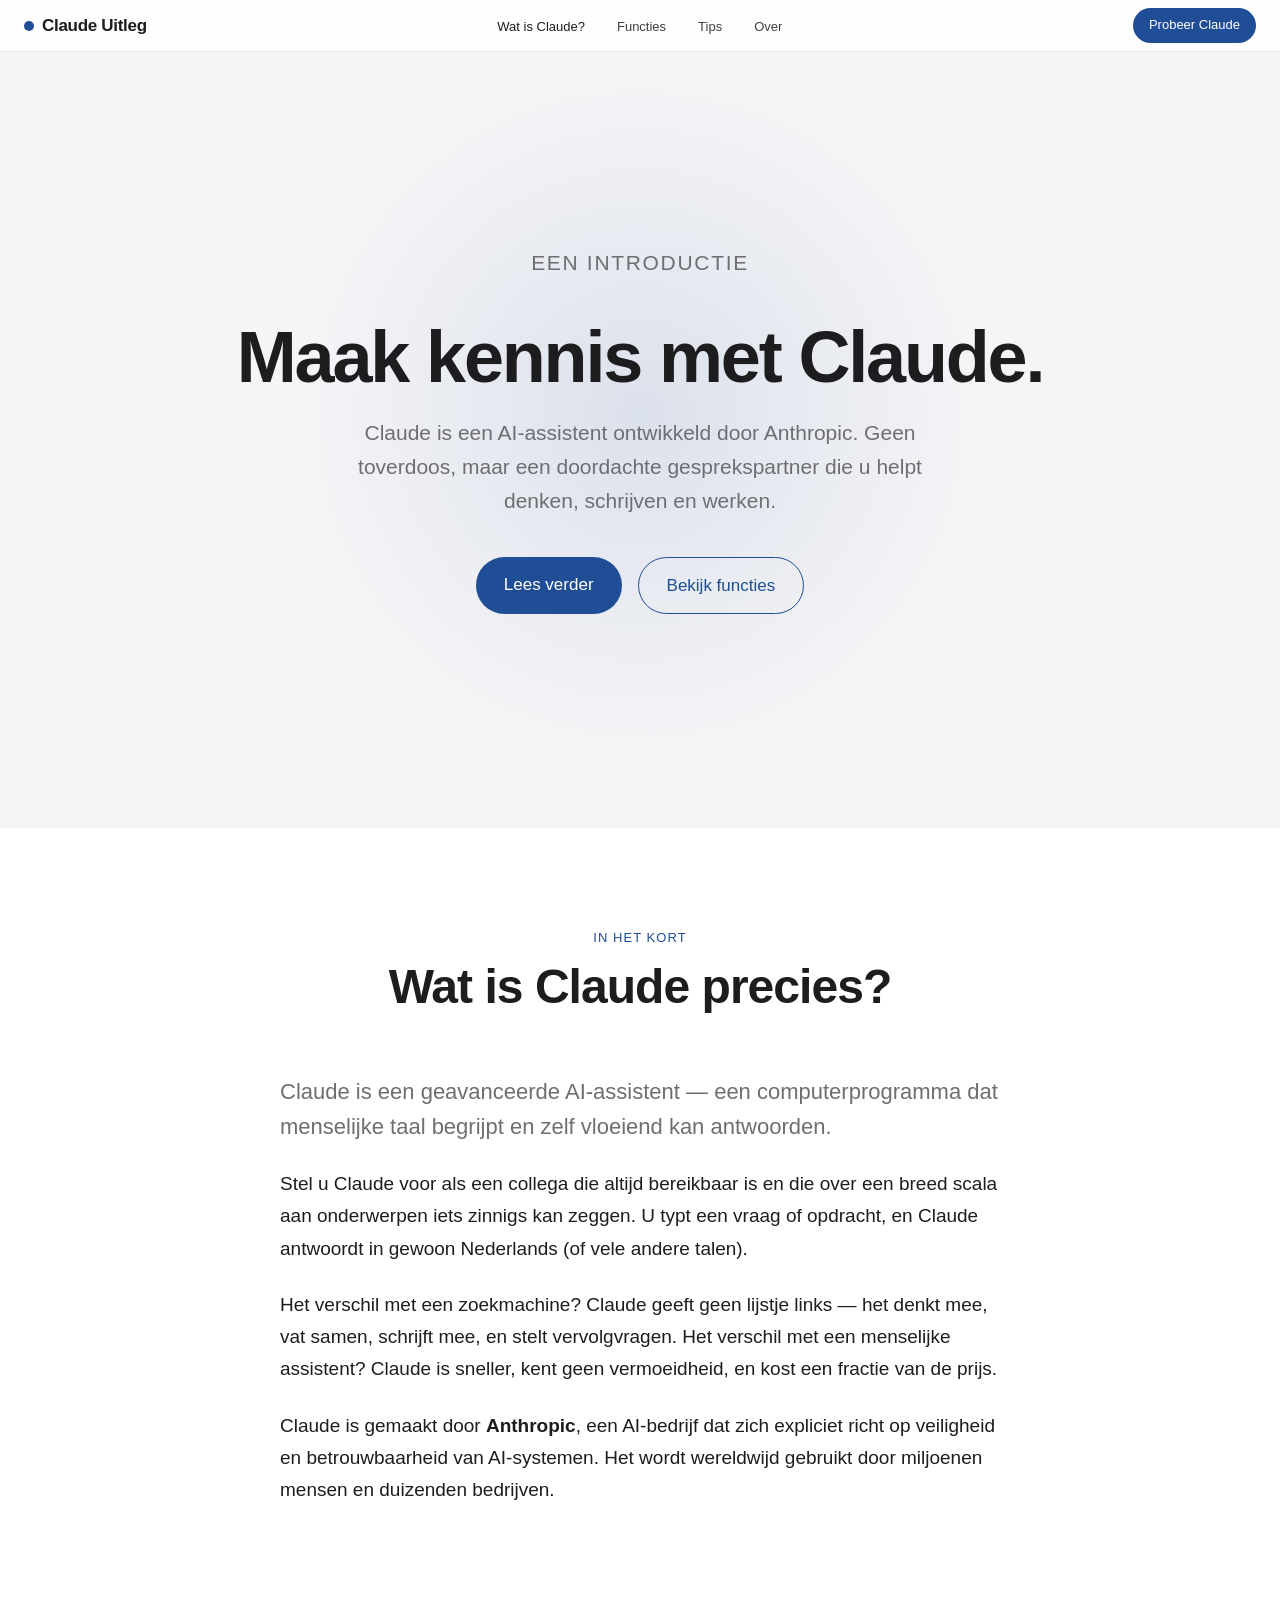
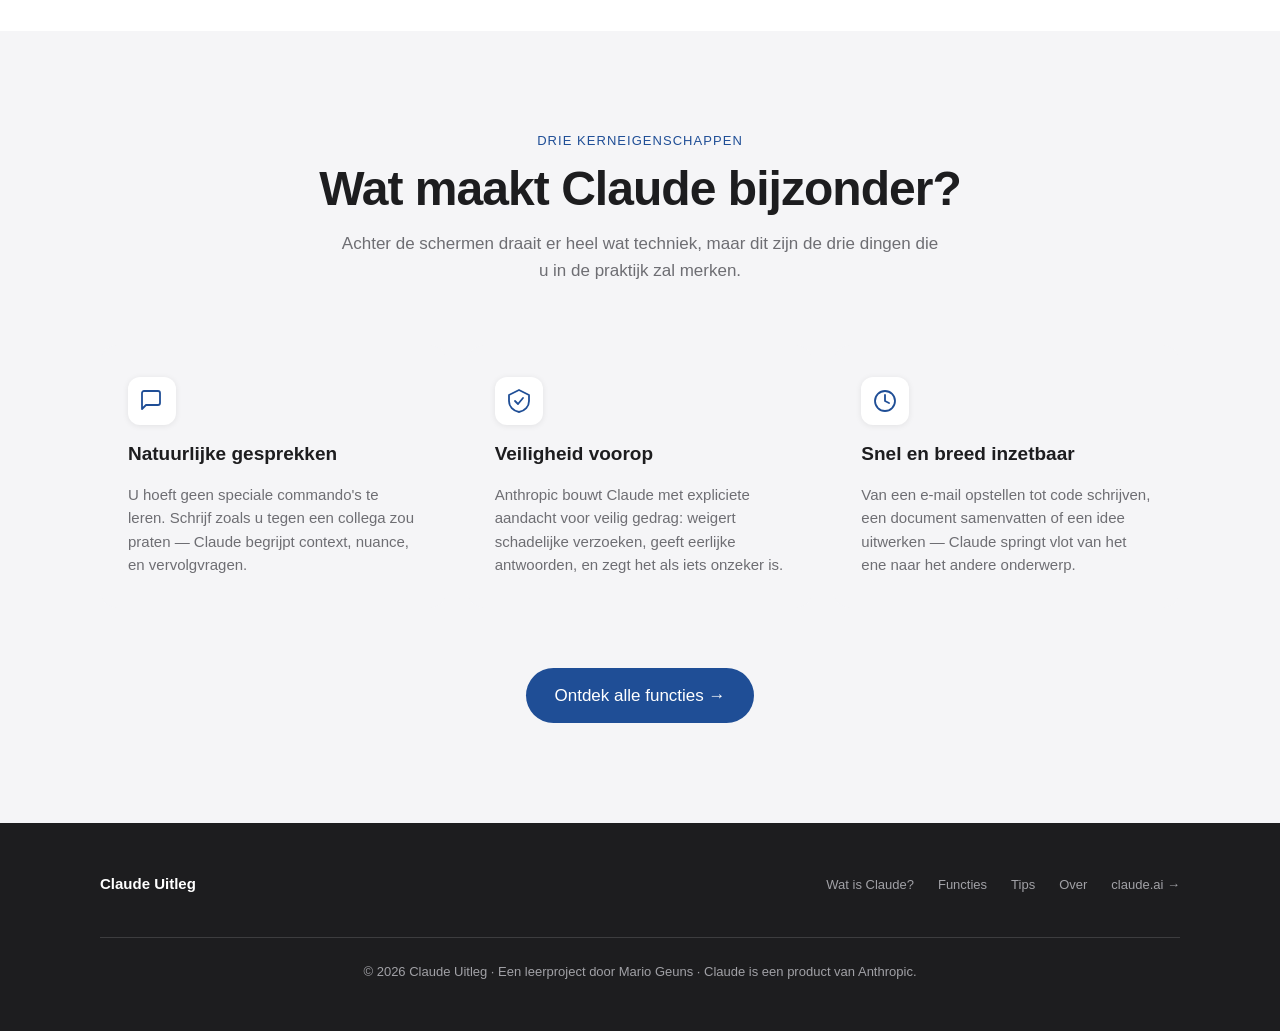
<file: index.html>
<!DOCTYPE html>
<html lang="nl">
<head>
  <meta charset="UTF-8" />
  <meta name="viewport" content="width=device-width, initial-scale=1.0" />
  <title>Wat is Claude? — Claude Uitleg</title>
  <meta name="description" content="Een eenvoudige uitleg over Claude, de AI-assistent van Anthropic. Wat is het, wat kan het, en waarvoor gebruik je het?" />
  <link rel="stylesheet" href="css/styles.css" />
</head>
<body>

<!-- ── NAVBAR ── -->
<nav>
  <a href="index.html" class="nav-logo">
    <span class="nav-logo-dot"></span>
    <span>Claude Uitleg</span>
  </a>
  <ul class="nav-links">
    <li><a href="index.html" class="active">Wat is Claude?</a></li>
    <li><a href="functies.html">Functies</a></li>
    <li><a href="tips.html">Tips</a></li>
    <li><a href="contact.html">Over</a></li>
  </ul>
  <a href="https://claude.ai" target="_blank" rel="noopener" class="nav-cta">Probeer Claude</a>
  <button class="nav-hamburger" onclick="toggleMenu()" aria-label="Menu">
    <span></span><span></span><span></span>
  </button>
</nav>

<div class="mobile-menu" id="mobileMenu">
  <a href="index.html" onclick="toggleMenu()">Wat is Claude?</a>
  <a href="functies.html" onclick="toggleMenu()">Functies</a>
  <a href="tips.html" onclick="toggleMenu()">Tips</a>
  <a href="contact.html" onclick="toggleMenu()">Over</a>
  <a href="https://claude.ai" target="_blank" rel="noopener">Probeer Claude →</a>
</div>

<!-- ── HERO ── -->
<section class="hero">
  <p class="hero-eyebrow">Een introductie</p>
  <h1>Maak kennis met Claude.</h1>
  <p>Claude is een AI-assistent ontwikkeld door Anthropic. Geen toverdoos, maar een doordachte gesprekspartner die u helpt denken, schrijven en werken.</p>
  <div class="hero-actions">
    <a href="#wat-is-claude" class="btn-primary">Lees verder</a>
    <a href="functies.html" class="btn-secondary">Bekijk functies</a>
  </div>
</section>

<!-- ── WAT IS CLAUDE ── -->
<section id="wat-is-claude">
  <div class="section-inner">
    <div class="section-header fade-up">
      <p class="section-eyebrow">In het kort</p>
      <h2 class="section-title">Wat is Claude precies?</h2>
    </div>

    <div class="prose fade-up">
      <p class="lead">Claude is een geavanceerde AI-assistent — een computerprogramma dat menselijke taal begrijpt en zelf vloeiend kan antwoorden.</p>

      <p>Stel u Claude voor als een collega die altijd bereikbaar is en die over een breed scala aan onderwerpen iets zinnigs kan zeggen. U typt een vraag of opdracht, en Claude antwoordt in gewoon Nederlands (of vele andere talen).</p>

      <p>Het verschil met een zoekmachine? Claude geeft geen lijstje links — het denkt mee, vat samen, schrijft mee, en stelt vervolgvragen. Het verschil met een menselijke assistent? Claude is sneller, kent geen vermoeidheid, en kost een fractie van de prijs.</p>

      <p>Claude is gemaakt door <strong>Anthropic</strong>, een AI-bedrijf dat zich expliciet richt op veiligheid en betrouwbaarheid van AI-systemen. Het wordt wereldwijd gebruikt door miljoenen mensen en duizenden bedrijven.</p>
    </div>
  </div>
</section>

<!-- ── HOOFDPUNTEN ── -->
<section style="background: var(--light);">
  <div class="section-inner">
    <div class="section-header fade-up">
      <p class="section-eyebrow">Drie kerneigenschappen</p>
      <h2 class="section-title">Wat maakt Claude bijzonder?</h2>
      <p class="section-sub">Achter de schermen draait er heel wat techniek, maar dit zijn de drie dingen die u in de praktijk zal merken.</p>
    </div>

    <div class="cards-grid">

      <div class="card fade-up">
        <div class="card-icon">
          <svg viewBox="0 0 26 26" fill="none" stroke="currentColor" stroke-width="1.8" stroke-linecap="round" stroke-linejoin="round">
            <path d="M21 15a2 2 0 0 1-2 2H7l-4 4V5a2 2 0 0 1 2-2h14a2 2 0 0 1 2 2z"/>
          </svg>
        </div>
        <h3>Natuurlijke gesprekken</h3>
        <p>U hoeft geen speciale commando's te leren. Schrijf zoals u tegen een collega zou praten — Claude begrijpt context, nuance, en vervolgvragen.</p>
      </div>

      <div class="card fade-up">
        <div class="card-icon">
          <svg viewBox="0 0 26 26" fill="none" stroke="currentColor" stroke-width="1.8" stroke-linecap="round" stroke-linejoin="round">
            <path d="M13 2L3 7v6c0 5.5 4 10 10 11 6-1 10-5.5 10-11V7z"/>
            <path d="M9 13l3 3 5-6"/>
          </svg>
        </div>
        <h3>Veiligheid voorop</h3>
        <p>Anthropic bouwt Claude met expliciete aandacht voor veilig gedrag: weigert schadelijke verzoeken, geeft eerlijke antwoorden, en zegt het als iets onzeker is.</p>
      </div>

      <div class="card fade-up">
        <div class="card-icon">
          <svg viewBox="0 0 26 26" fill="none" stroke="currentColor" stroke-width="1.8" stroke-linecap="round" stroke-linejoin="round">
            <circle cx="13" cy="13" r="10"/>
            <path d="M13 7v6l4 2"/>
          </svg>
        </div>
        <h3>Snel en breed inzetbaar</h3>
        <p>Van een e-mail opstellen tot code schrijven, een document samenvatten of een idee uitwerken — Claude springt vlot van het ene naar het andere onderwerp.</p>
      </div>

    </div>

    <div style="text-align: center; margin-top: 60px;" class="fade-up">
      <a href="functies.html" class="btn-primary">Ontdek alle functies →</a>
    </div>
  </div>
</section>

<!-- ── FOOTER ── -->
<footer>
  <div class="footer-inner">
    <span class="footer-logo">Claude Uitleg</span>
    <ul class="footer-links">
      <li><a href="index.html">Wat is Claude?</a></li>
      <li><a href="functies.html">Functies</a></li>
      <li><a href="tips.html">Tips</a></li>
      <li><a href="contact.html">Over</a></li>
      <li><a href="https://claude.ai" target="_blank" rel="noopener">claude.ai →</a></li>
    </ul>
    <p class="footer-copy">© 2026 Claude Uitleg · Een leerproject door Mario Geuns · Claude is een product van Anthropic.</p>
  </div>
</footer>

<script src="js/main.js"></script>
</body>
</html>
</file>
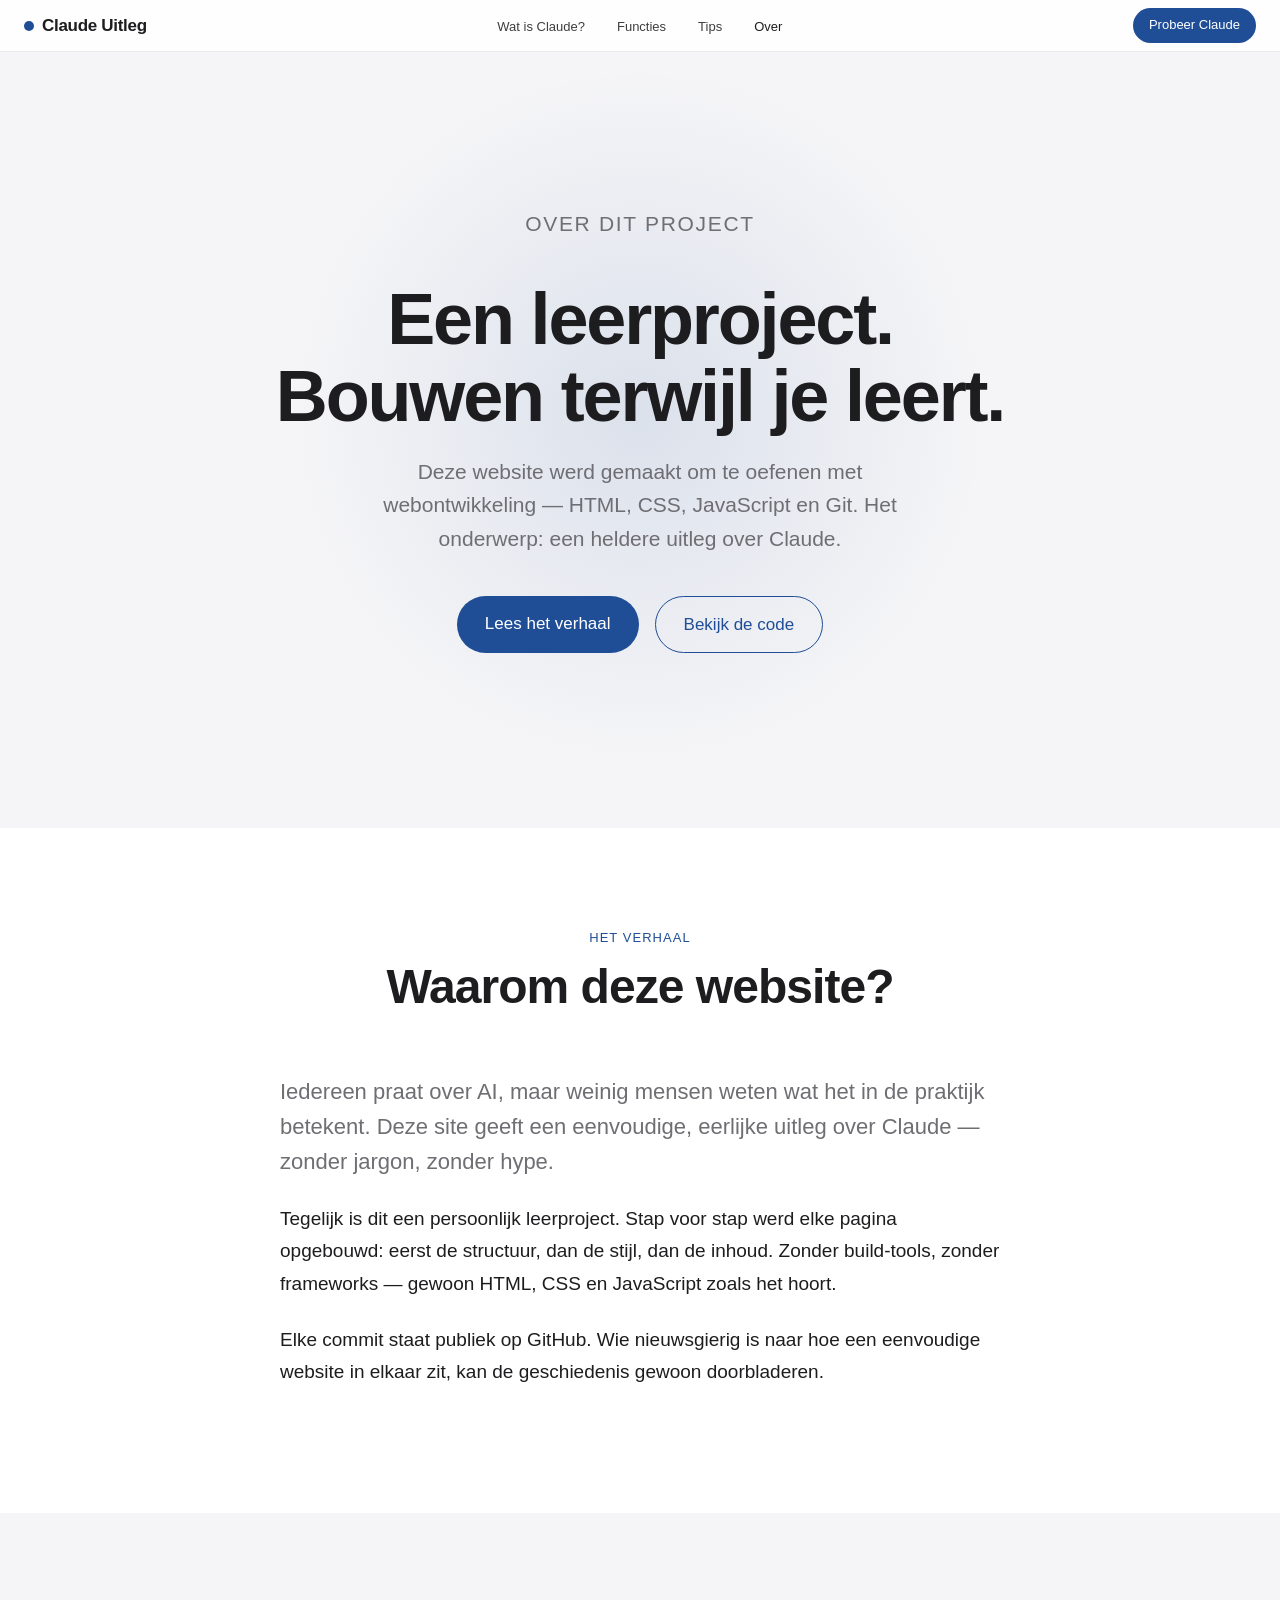
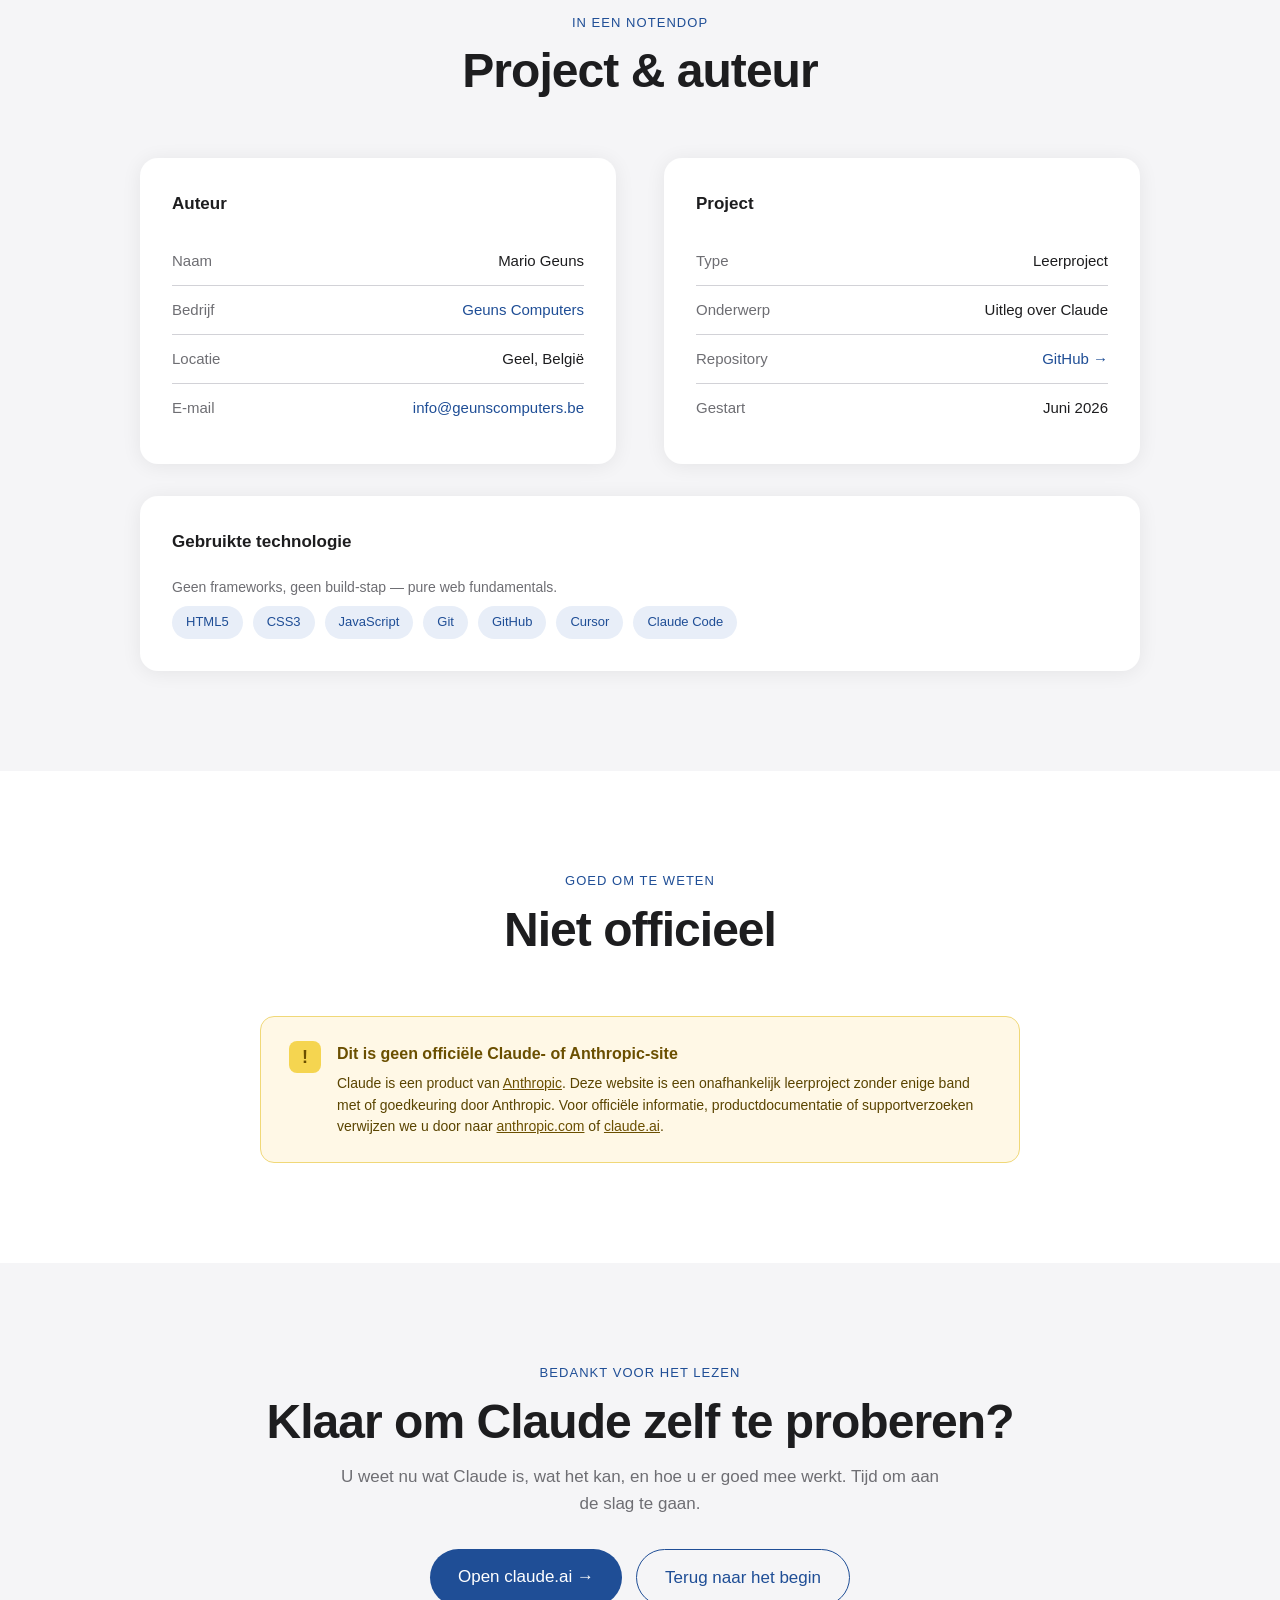
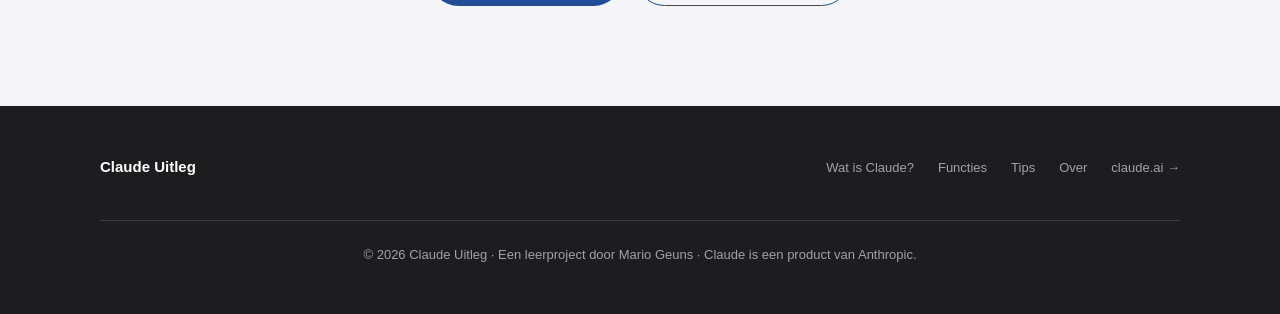
<file: contact.html>
<!DOCTYPE html>
<html lang="nl">
<head>
  <meta charset="UTF-8" />
  <meta name="viewport" content="width=device-width, initial-scale=1.0" />
  <title>Over — Claude Uitleg</title>
  <meta name="description" content="Over dit project: een leerproject in HTML, CSS en JavaScript met als doel een eenvoudige uitleg te geven over Claude." />
  <link rel="stylesheet" href="css/styles.css" />
  <style>
    .about-grid {
      display: grid;
      grid-template-columns: 1fr 1fr;
      gap: 48px;
      align-items: start;
      max-width: 1000px;
      margin: 0 auto;
    }

    .info-card {
      background: var(--white);
      border-radius: var(--radius);
      padding: 32px;
      box-shadow: 0 2px 20px rgba(0,0,0,0.07);
    }

    .info-card h3 {
      font-size: 17px;
      font-weight: 600;
      margin-bottom: 20px;
    }

    .info-row {
      display: flex;
      justify-content: space-between;
      align-items: center;
      padding: 12px 0;
      border-bottom: 1px solid var(--border);
      font-size: 15px;
    }

    .info-row:last-child { border-bottom: none; }
    .info-row span:first-child { color: var(--grey); }
    .info-row span:last-child,
    .info-row a {
      font-weight: 500;
      color: var(--black);
      text-align: right;
      text-decoration: none;
    }

    .info-row a { color: var(--accent); }
    .info-row a:hover { text-decoration: underline; }

    .tech-stack {
      display: flex;
      flex-wrap: wrap;
      gap: 10px;
      margin-top: 8px;
    }

    .tech-badge {
      background: var(--accent-light);
      color: var(--accent);
      font-size: 13px;
      font-weight: 500;
      padding: 6px 14px;
      border-radius: 980px;
    }

    .disclaimer {
      background: #fff8e6;
      border: 1px solid #f0d878;
      border-radius: 14px;
      padding: 24px 28px;
      max-width: 760px;
      margin: 0 auto;
      display: flex;
      gap: 16px;
      align-items: flex-start;
    }

    .disclaimer-icon {
      flex-shrink: 0;
      width: 32px;
      height: 32px;
      border-radius: 8px;
      background: #f5d550;
      color: #6b4f00;
      display: flex;
      align-items: center;
      justify-content: center;
      font-weight: 700;
      font-size: 18px;
    }

    .disclaimer h4 {
      font-size: 16px;
      font-weight: 600;
      margin-bottom: 6px;
      color: #6b4f00;
    }

    .disclaimer p {
      font-size: 14px;
      color: #5a4400;
      line-height: 1.55;
    }

    @media (max-width: 768px) {
      .about-grid { grid-template-columns: 1fr; gap: 28px; }
    }
  </style>
</head>
<body>

<!-- ── NAVBAR ── -->
<nav>
  <a href="index.html" class="nav-logo">
    <span class="nav-logo-dot"></span>
    <span>Claude Uitleg</span>
  </a>
  <ul class="nav-links">
    <li><a href="index.html">Wat is Claude?</a></li>
    <li><a href="functies.html">Functies</a></li>
    <li><a href="tips.html">Tips</a></li>
    <li><a href="contact.html" class="active">Over</a></li>
  </ul>
  <a href="https://claude.ai" target="_blank" rel="noopener" class="nav-cta">Probeer Claude</a>
  <button class="nav-hamburger" onclick="toggleMenu()" aria-label="Menu">
    <span></span><span></span><span></span>
  </button>
</nav>

<div class="mobile-menu" id="mobileMenu">
  <a href="index.html" onclick="toggleMenu()">Wat is Claude?</a>
  <a href="functies.html" onclick="toggleMenu()">Functies</a>
  <a href="tips.html" onclick="toggleMenu()">Tips</a>
  <a href="contact.html" onclick="toggleMenu()">Over</a>
  <a href="https://claude.ai" target="_blank" rel="noopener">Probeer Claude →</a>
</div>

<!-- ── HERO ── -->
<section class="hero">
  <p class="hero-eyebrow">Over dit project</p>
  <h1>Een leerproject.<br>Bouwen terwijl je leert.</h1>
  <p>Deze website werd gemaakt om te oefenen met webontwikkeling — HTML, CSS, JavaScript en Git. Het onderwerp: een heldere uitleg over Claude.</p>
  <div class="hero-actions">
    <a href="#over" class="btn-primary">Lees het verhaal</a>
    <a href="https://github.com/geunscomputers/Claudewebsite" target="_blank" rel="noopener" class="btn-secondary">Bekijk de code</a>
  </div>
</section>

<!-- ── HET VERHAAL ── -->
<section id="over">
  <div class="section-inner">
    <div class="section-header fade-up">
      <p class="section-eyebrow">Het verhaal</p>
      <h2 class="section-title">Waarom deze website?</h2>
    </div>

    <div class="prose fade-up">
      <p class="lead">Iedereen praat over AI, maar weinig mensen weten wat het in de praktijk betekent. Deze site geeft een eenvoudige, eerlijke uitleg over Claude — zonder jargon, zonder hype.</p>

      <p>Tegelijk is dit een persoonlijk leerproject. Stap voor stap werd elke pagina opgebouwd: eerst de structuur, dan de stijl, dan de inhoud. Zonder build-tools, zonder frameworks — gewoon HTML, CSS en JavaScript zoals het hoort.</p>

      <p>Elke commit staat publiek op GitHub. Wie nieuwsgierig is naar hoe een eenvoudige website in elkaar zit, kan de geschiedenis gewoon doorbladeren.</p>
    </div>
  </div>
</section>

<!-- ── INFO CARDS ── -->
<section style="background: var(--light);">
  <div class="section-inner">
    <div class="section-header fade-up">
      <p class="section-eyebrow">In een notendop</p>
      <h2 class="section-title">Project &amp; auteur</h2>
    </div>

    <div class="about-grid">

      <div class="info-card fade-up">
        <h3>Auteur</h3>
        <div class="info-row">
          <span>Naam</span><span>Mario Geuns</span>
        </div>
        <div class="info-row">
          <span>Bedrijf</span><a href="https://www.geunscomputers-winkelvoorraad.be" target="_blank" rel="noopener">Geuns Computers</a>
        </div>
        <div class="info-row">
          <span>Locatie</span><span>Geel, België</span>
        </div>
        <div class="info-row">
          <span>E-mail</span><a href="mailto:info@geunscomputers.be">info@geunscomputers.be</a>
        </div>
      </div>

      <div class="info-card fade-up">
        <h3>Project</h3>
        <div class="info-row">
          <span>Type</span><span>Leerproject</span>
        </div>
        <div class="info-row">
          <span>Onderwerp</span><span>Uitleg over Claude</span>
        </div>
        <div class="info-row">
          <span>Repository</span><a href="https://github.com/geunscomputers/Claudewebsite" target="_blank" rel="noopener">GitHub →</a>
        </div>
        <div class="info-row">
          <span>Gestart</span><span>Juni 2026</span>
        </div>
      </div>

    </div>

    <div style="max-width: 1000px; margin: 32px auto 0;" class="fade-up">
      <div class="info-card">
        <h3>Gebruikte technologie</h3>
        <p style="color: var(--grey); font-size: 14px; margin-bottom: 4px;">Geen frameworks, geen build-stap — pure web fundamentals.</p>
        <div class="tech-stack">
          <span class="tech-badge">HTML5</span>
          <span class="tech-badge">CSS3</span>
          <span class="tech-badge">JavaScript</span>
          <span class="tech-badge">Git</span>
          <span class="tech-badge">GitHub</span>
          <span class="tech-badge">Cursor</span>
          <span class="tech-badge">Claude Code</span>
        </div>
      </div>
    </div>
  </div>
</section>

<!-- ── DISCLAIMER ── -->
<section>
  <div class="section-inner">
    <div class="section-header fade-up">
      <p class="section-eyebrow">Goed om te weten</p>
      <h2 class="section-title">Niet officieel</h2>
    </div>

    <div class="disclaimer fade-up">
      <div class="disclaimer-icon">!</div>
      <div>
        <h4>Dit is geen officiële Claude- of Anthropic-site</h4>
        <p>Claude is een product van <a href="https://www.anthropic.com" target="_blank" rel="noopener" style="color: #6b4f00; text-decoration: underline;">Anthropic</a>. Deze website is een onafhankelijk leerproject zonder enige band met of goedkeuring door Anthropic. Voor officiële informatie, productdocumentatie of supportverzoeken verwijzen we u door naar <a href="https://www.anthropic.com" target="_blank" rel="noopener" style="color: #6b4f00; text-decoration: underline;">anthropic.com</a> of <a href="https://claude.ai" target="_blank" rel="noopener" style="color: #6b4f00; text-decoration: underline;">claude.ai</a>.</p>
      </div>
    </div>
  </div>
</section>

<!-- ── CTA: BEGIN VAN VOREN ── -->
<section style="background: var(--light);">
  <div class="section-inner" style="text-align: center;">
    <div class="fade-up">
      <p class="section-eyebrow">Bedankt voor het lezen</p>
      <h2 class="section-title">Klaar om Claude zelf te proberen?</h2>
      <p class="section-sub">U weet nu wat Claude is, wat het kan, en hoe u er goed mee werkt. Tijd om aan de slag te gaan.</p>
      <div style="margin-top: 32px; display: flex; gap: 14px; justify-content: center; flex-wrap: wrap;">
        <a href="https://claude.ai" target="_blank" rel="noopener" class="btn-primary">Open claude.ai →</a>
        <a href="index.html" class="btn-secondary">Terug naar het begin</a>
      </div>
    </div>
  </div>
</section>

<!-- ── FOOTER ── -->
<footer>
  <div class="footer-inner">
    <span class="footer-logo">Claude Uitleg</span>
    <ul class="footer-links">
      <li><a href="index.html">Wat is Claude?</a></li>
      <li><a href="functies.html">Functies</a></li>
      <li><a href="tips.html">Tips</a></li>
      <li><a href="contact.html">Over</a></li>
      <li><a href="https://claude.ai" target="_blank" rel="noopener">claude.ai →</a></li>
    </ul>
    <p class="footer-copy">© 2026 Claude Uitleg · Een leerproject door Mario Geuns · Claude is een product van Anthropic.</p>
  </div>
</footer>

<script src="js/main.js"></script>
</body>
</html>
</file>
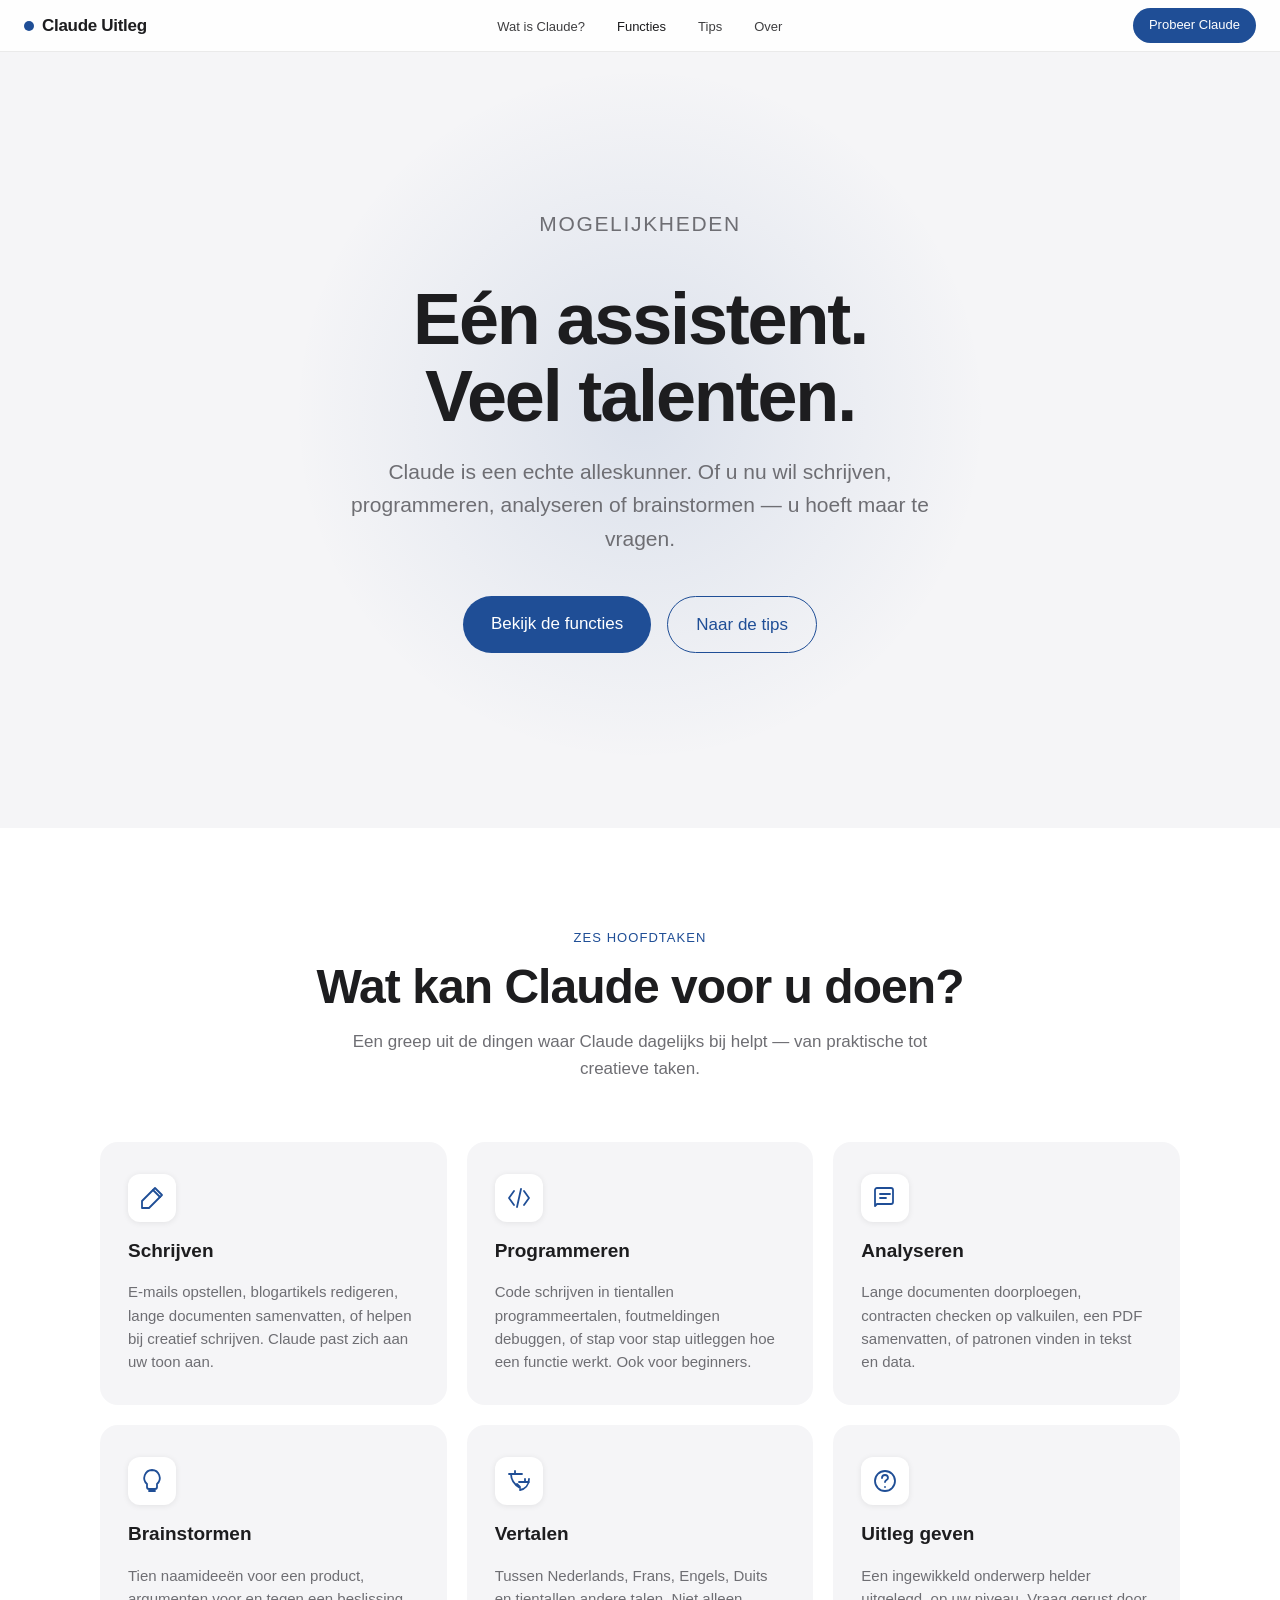
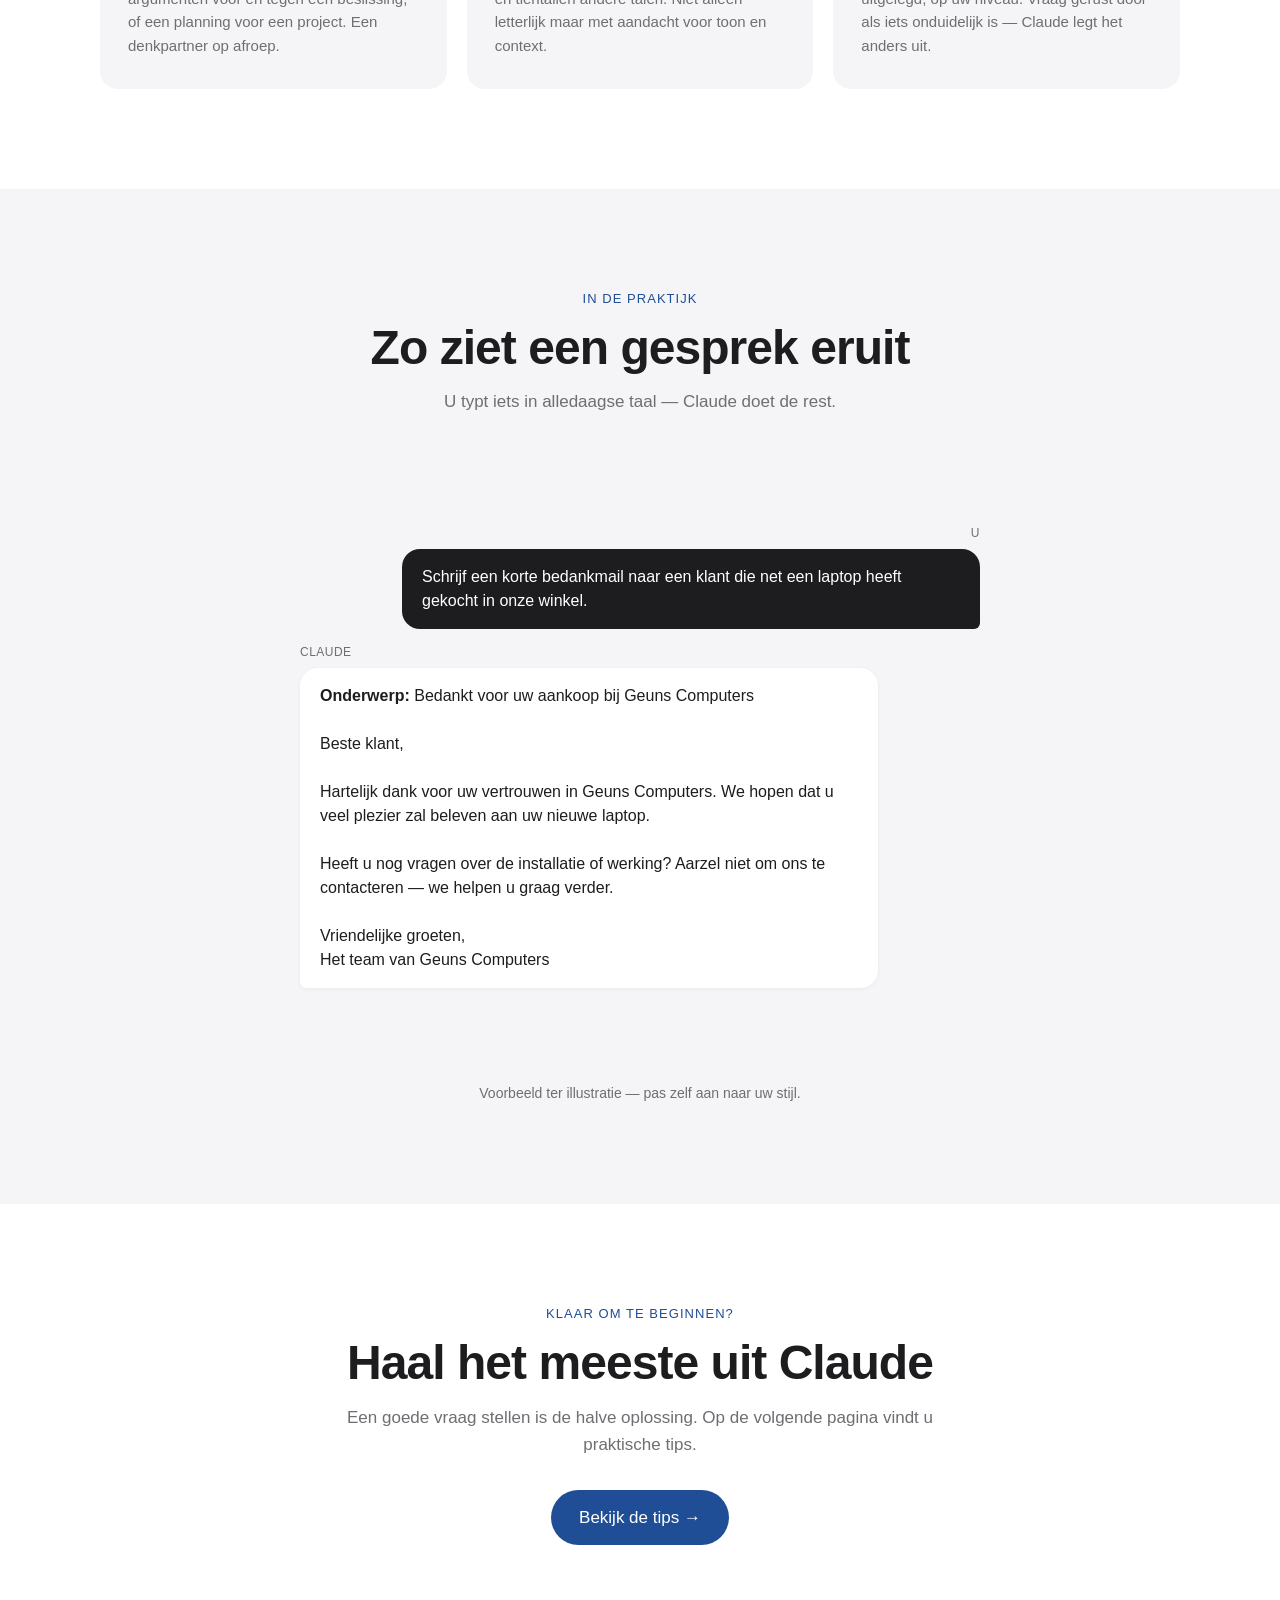
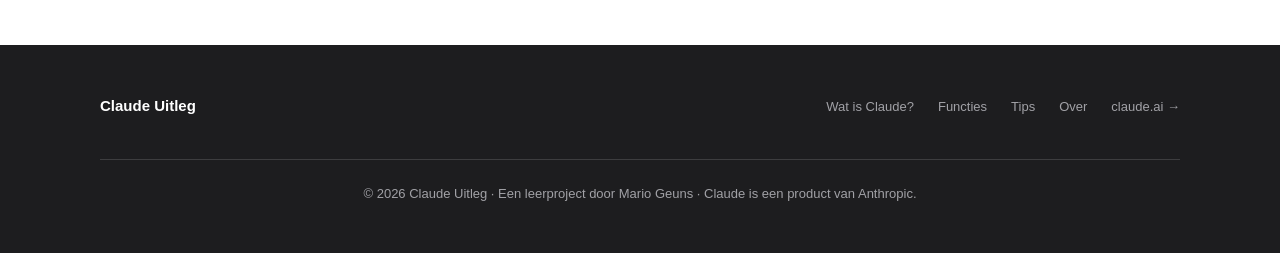
<file: functies.html>
<!DOCTYPE html>
<html lang="nl">
<head>
  <meta charset="UTF-8" />
  <meta name="viewport" content="width=device-width, initial-scale=1.0" />
  <title>Functies — Claude Uitleg</title>
  <meta name="description" content="Wat kan Claude allemaal? Een overzicht van de belangrijkste functies: schrijven, coderen, analyseren, brainstormen, vertalen en uitleggen." />
  <link rel="stylesheet" href="css/styles.css" />
  <style>
    /* Pagina-specifieke stijl */
    .example-block {
      background: var(--light);
      border-radius: var(--radius);
      padding: 48px 40px;
      max-width: 760px;
      margin: 0 auto;
    }

    .chat-bubble {
      padding: 16px 20px;
      border-radius: 18px;
      margin-bottom: 14px;
      max-width: 85%;
      font-size: 16px;
      line-height: 1.5;
    }

    .chat-bubble.user {
      background: var(--black);
      color: var(--white);
      margin-left: auto;
      border-bottom-right-radius: 6px;
    }

    .chat-bubble.claude {
      background: var(--white);
      color: var(--black);
      border-bottom-left-radius: 6px;
      box-shadow: 0 1px 4px rgba(0,0,0,0.05);
    }

    .chat-meta {
      font-size: 12px;
      color: var(--grey);
      margin-bottom: 6px;
      font-weight: 500;
      letter-spacing: 0.04em;
      text-transform: uppercase;
    }

    .chat-meta.user { text-align: right; }
  </style>
</head>
<body>

<!-- ── NAVBAR ── -->
<nav>
  <a href="index.html" class="nav-logo">
    <span class="nav-logo-dot"></span>
    <span>Claude Uitleg</span>
  </a>
  <ul class="nav-links">
    <li><a href="index.html">Wat is Claude?</a></li>
    <li><a href="functies.html" class="active">Functies</a></li>
    <li><a href="tips.html">Tips</a></li>
    <li><a href="contact.html">Over</a></li>
  </ul>
  <a href="https://claude.ai" target="_blank" rel="noopener" class="nav-cta">Probeer Claude</a>
  <button class="nav-hamburger" onclick="toggleMenu()" aria-label="Menu">
    <span></span><span></span><span></span>
  </button>
</nav>

<div class="mobile-menu" id="mobileMenu">
  <a href="index.html" onclick="toggleMenu()">Wat is Claude?</a>
  <a href="functies.html" onclick="toggleMenu()">Functies</a>
  <a href="tips.html" onclick="toggleMenu()">Tips</a>
  <a href="contact.html" onclick="toggleMenu()">Over</a>
  <a href="https://claude.ai" target="_blank" rel="noopener">Probeer Claude →</a>
</div>

<!-- ── HERO ── -->
<section class="hero">
  <p class="hero-eyebrow">Mogelijkheden</p>
  <h1>Eén assistent.<br>Veel talenten.</h1>
  <p>Claude is een echte alleskunner. Of u nu wil schrijven, programmeren, analyseren of brainstormen — u hoeft maar te vragen.</p>
  <div class="hero-actions">
    <a href="#functies" class="btn-primary">Bekijk de functies</a>
    <a href="tips.html" class="btn-secondary">Naar de tips</a>
  </div>
</section>

<!-- ── 6 FUNCTIES ── -->
<section id="functies">
  <div class="section-inner">
    <div class="section-header fade-up">
      <p class="section-eyebrow">Zes hoofdtaken</p>
      <h2 class="section-title">Wat kan Claude voor u doen?</h2>
      <p class="section-sub">Een greep uit de dingen waar Claude dagelijks bij helpt — van praktische tot creatieve taken.</p>
    </div>

    <div class="cards-grid">

      <div class="card fade-up">
        <div class="card-icon">
          <svg viewBox="0 0 26 26" fill="none" stroke="currentColor" stroke-width="1.8" stroke-linecap="round" stroke-linejoin="round">
            <path d="M16 3l7 7-13 13H3v-7z"/>
            <path d="M14 5l7 7"/>
          </svg>
        </div>
        <h3>Schrijven</h3>
        <p>E-mails opstellen, blogartikels redigeren, lange documenten samenvatten, of helpen bij creatief schrijven. Claude past zich aan uw toon aan.</p>
      </div>

      <div class="card fade-up">
        <div class="card-icon">
          <svg viewBox="0 0 26 26" fill="none" stroke="currentColor" stroke-width="1.8" stroke-linecap="round" stroke-linejoin="round">
            <path d="M8 6l-5 7 5 7M18 6l5 7-5 7M15 4l-4 18"/>
          </svg>
        </div>
        <h3>Programmeren</h3>
        <p>Code schrijven in tientallen programmeertalen, foutmeldingen debuggen, of stap voor stap uitleggen hoe een functie werkt. Ook voor beginners.</p>
      </div>

      <div class="card fade-up">
        <div class="card-icon">
          <svg viewBox="0 0 26 26" fill="none" stroke="currentColor" stroke-width="1.8" stroke-linecap="round" stroke-linejoin="round">
            <path d="M21 17a2 2 0 0 1-2 2H5l-2 2V5a2 2 0 0 1 2-2h14a2 2 0 0 1 2 2z"/>
            <path d="M8 9h10M8 13h6"/>
          </svg>
        </div>
        <h3>Analyseren</h3>
        <p>Lange documenten doorploegen, contracten checken op valkuilen, een PDF samenvatten, of patronen vinden in tekst en data.</p>
      </div>

      <div class="card fade-up">
        <div class="card-icon">
          <svg viewBox="0 0 26 26" fill="none" stroke="currentColor" stroke-width="1.8" stroke-linecap="round" stroke-linejoin="round">
            <path d="M13 2a8 8 0 0 0-5 14v3a2 2 0 0 0 2 2h6a2 2 0 0 0 2-2v-3a8 8 0 0 0-5-14z"/>
            <path d="M10 23h6"/>
          </svg>
        </div>
        <h3>Brainstormen</h3>
        <p>Tien naamideeën voor een product, argumenten voor en tegen een beslissing, of een planning voor een project. Een denkpartner op afroep.</p>
      </div>

      <div class="card fade-up">
        <div class="card-icon">
          <svg viewBox="0 0 26 26" fill="none" stroke="currentColor" stroke-width="1.8" stroke-linecap="round" stroke-linejoin="round">
            <path d="M3 6h13M9 3v3M5 6c0 6 4 11 9 14M14 19l-3-3M13 14h10M19 11v3M14 22c5-1 9-5 9-11"/>
          </svg>
        </div>
        <h3>Vertalen</h3>
        <p>Tussen Nederlands, Frans, Engels, Duits en tientallen andere talen. Niet alleen letterlijk maar met aandacht voor toon en context.</p>
      </div>

      <div class="card fade-up">
        <div class="card-icon">
          <svg viewBox="0 0 26 26" fill="none" stroke="currentColor" stroke-width="1.8" stroke-linecap="round" stroke-linejoin="round">
            <circle cx="13" cy="13" r="10"/>
            <path d="M10 10a3 3 0 0 1 6 0c0 2-3 2-3 4M13 19h.01"/>
          </svg>
        </div>
        <h3>Uitleg geven</h3>
        <p>Een ingewikkeld onderwerp helder uitgelegd, op uw niveau. Vraag gerust door als iets onduidelijk is — Claude legt het anders uit.</p>
      </div>

    </div>
  </div>
</section>

<!-- ── VOORBEELDGESPREK ── -->
<section style="background: var(--light);">
  <div class="section-inner">
    <div class="section-header fade-up">
      <p class="section-eyebrow">In de praktijk</p>
      <h2 class="section-title">Zo ziet een gesprek eruit</h2>
      <p class="section-sub">U typt iets in alledaagse taal — Claude doet de rest.</p>
    </div>

    <div class="example-block fade-up">
      <p class="chat-meta user">U</p>
      <div class="chat-bubble user">Schrijf een korte bedankmail naar een klant die net een laptop heeft gekocht in onze winkel.</div>

      <p class="chat-meta">Claude</p>
      <div class="chat-bubble claude">
        <strong>Onderwerp:</strong> Bedankt voor uw aankoop bij Geuns Computers<br><br>
        Beste klant,<br><br>
        Hartelijk dank voor uw vertrouwen in Geuns Computers. We hopen dat u veel plezier zal beleven aan uw nieuwe laptop.<br><br>
        Heeft u nog vragen over de installatie of werking? Aarzel niet om ons te contacteren — we helpen u graag verder.<br><br>
        Vriendelijke groeten,<br>
        Het team van Geuns Computers
      </div>
    </div>

    <p style="text-align: center; margin-top: 32px; color: var(--grey); font-size: 14px;" class="fade-up">
      Voorbeeld ter illustratie — pas zelf aan naar uw stijl.
    </p>
  </div>
</section>

<!-- ── CTA NAAR TIPS ── -->
<section>
  <div class="section-inner" style="text-align: center;">
    <div class="fade-up">
      <p class="section-eyebrow">Klaar om te beginnen?</p>
      <h2 class="section-title">Haal het meeste uit Claude</h2>
      <p class="section-sub">Een goede vraag stellen is de halve oplossing. Op de volgende pagina vindt u praktische tips.</p>
      <div style="margin-top: 32px;">
        <a href="tips.html" class="btn-primary">Bekijk de tips →</a>
      </div>
    </div>
  </div>
</section>

<!-- ── FOOTER ── -->
<footer>
  <div class="footer-inner">
    <span class="footer-logo">Claude Uitleg</span>
    <ul class="footer-links">
      <li><a href="index.html">Wat is Claude?</a></li>
      <li><a href="functies.html">Functies</a></li>
      <li><a href="tips.html">Tips</a></li>
      <li><a href="contact.html">Over</a></li>
      <li><a href="https://claude.ai" target="_blank" rel="noopener">claude.ai →</a></li>
    </ul>
    <p class="footer-copy">© 2026 Claude Uitleg · Een leerproject door Mario Geuns · Claude is een product van Anthropic.</p>
  </div>
</footer>

<script src="js/main.js"></script>
</body>
</html>
</file>
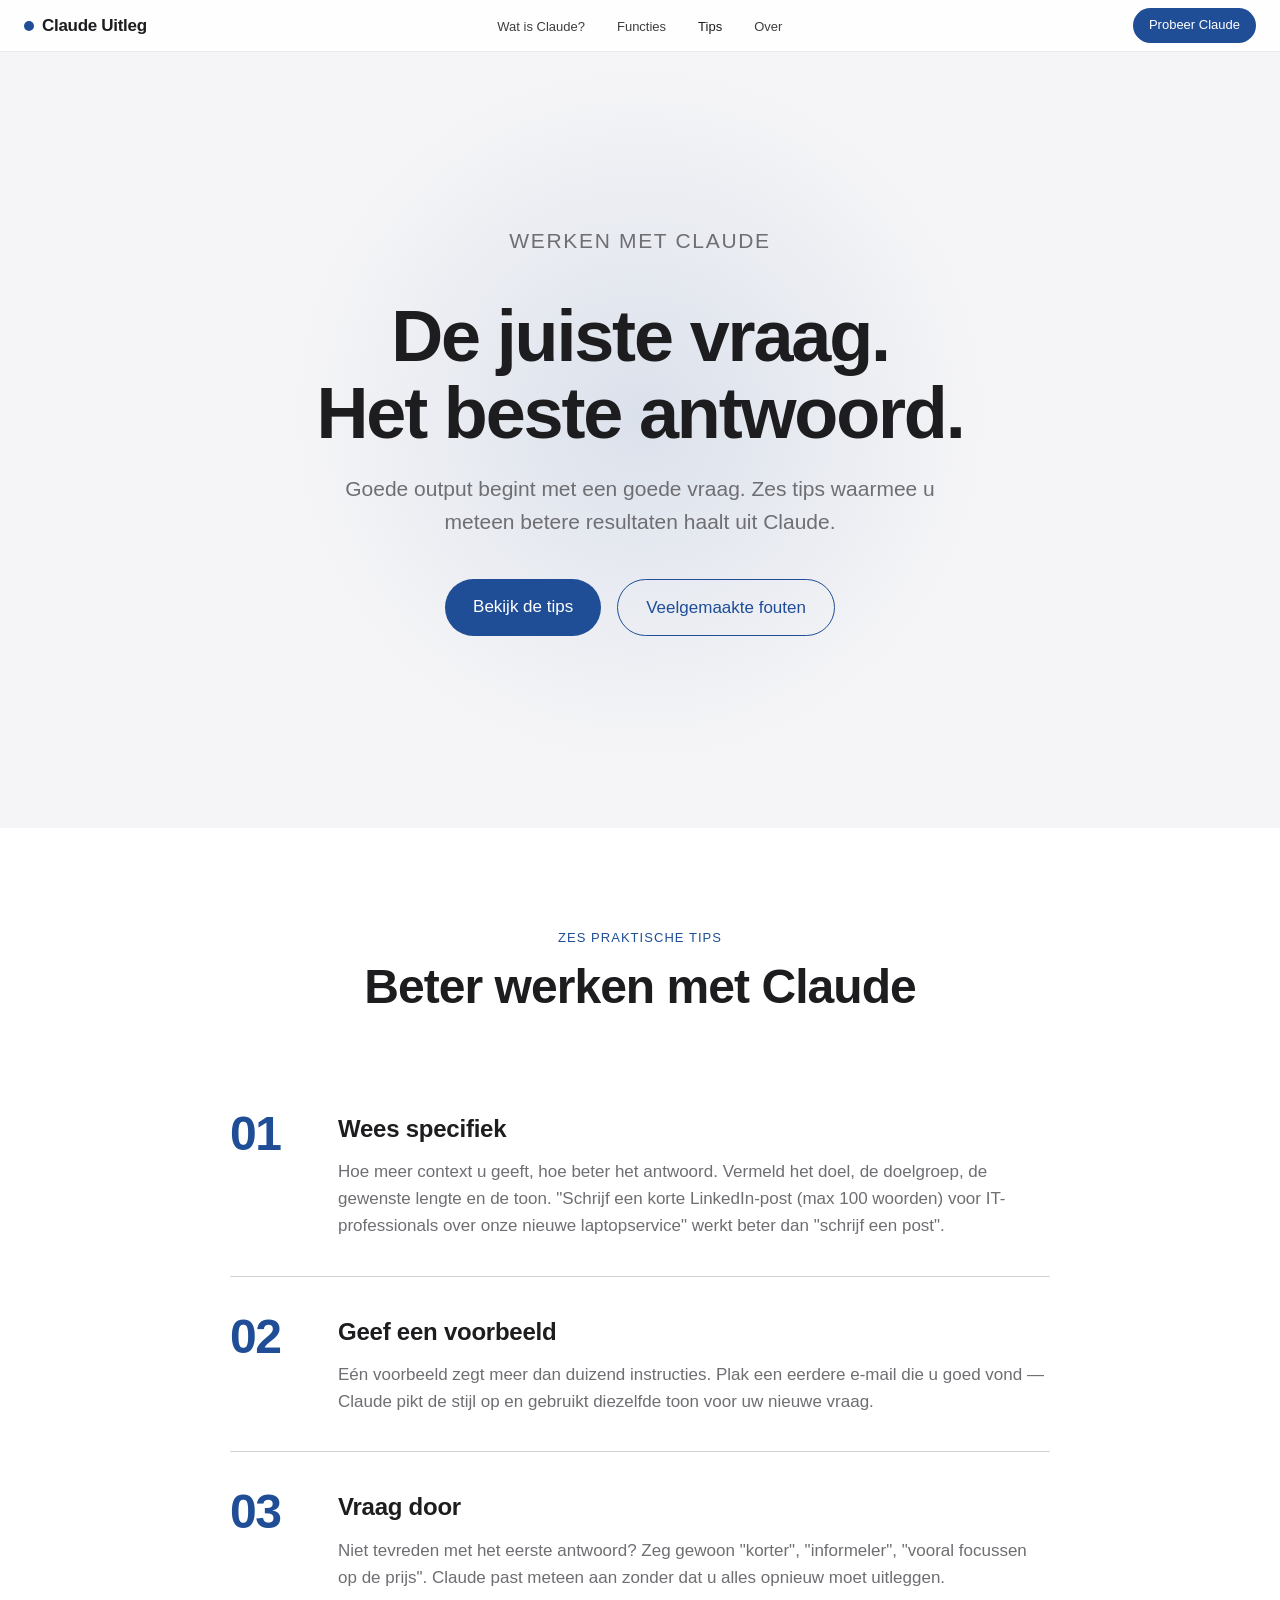
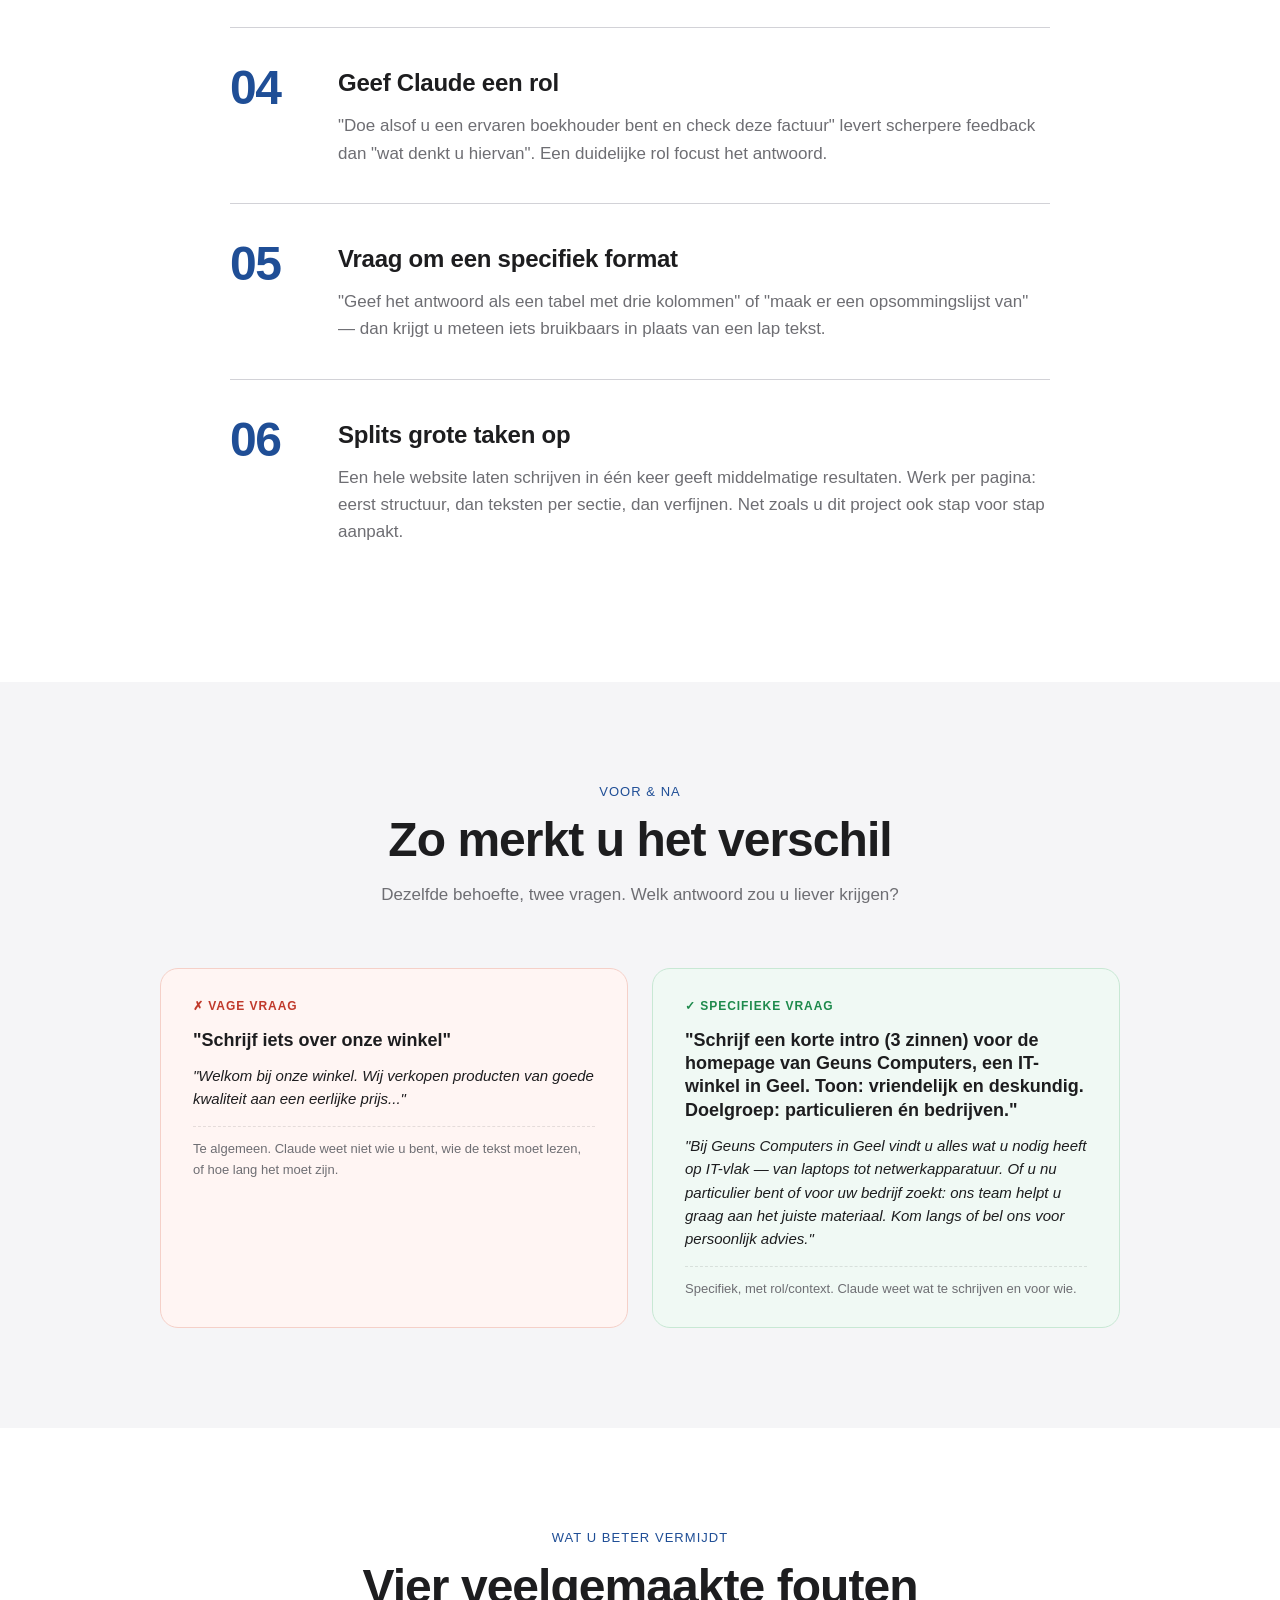
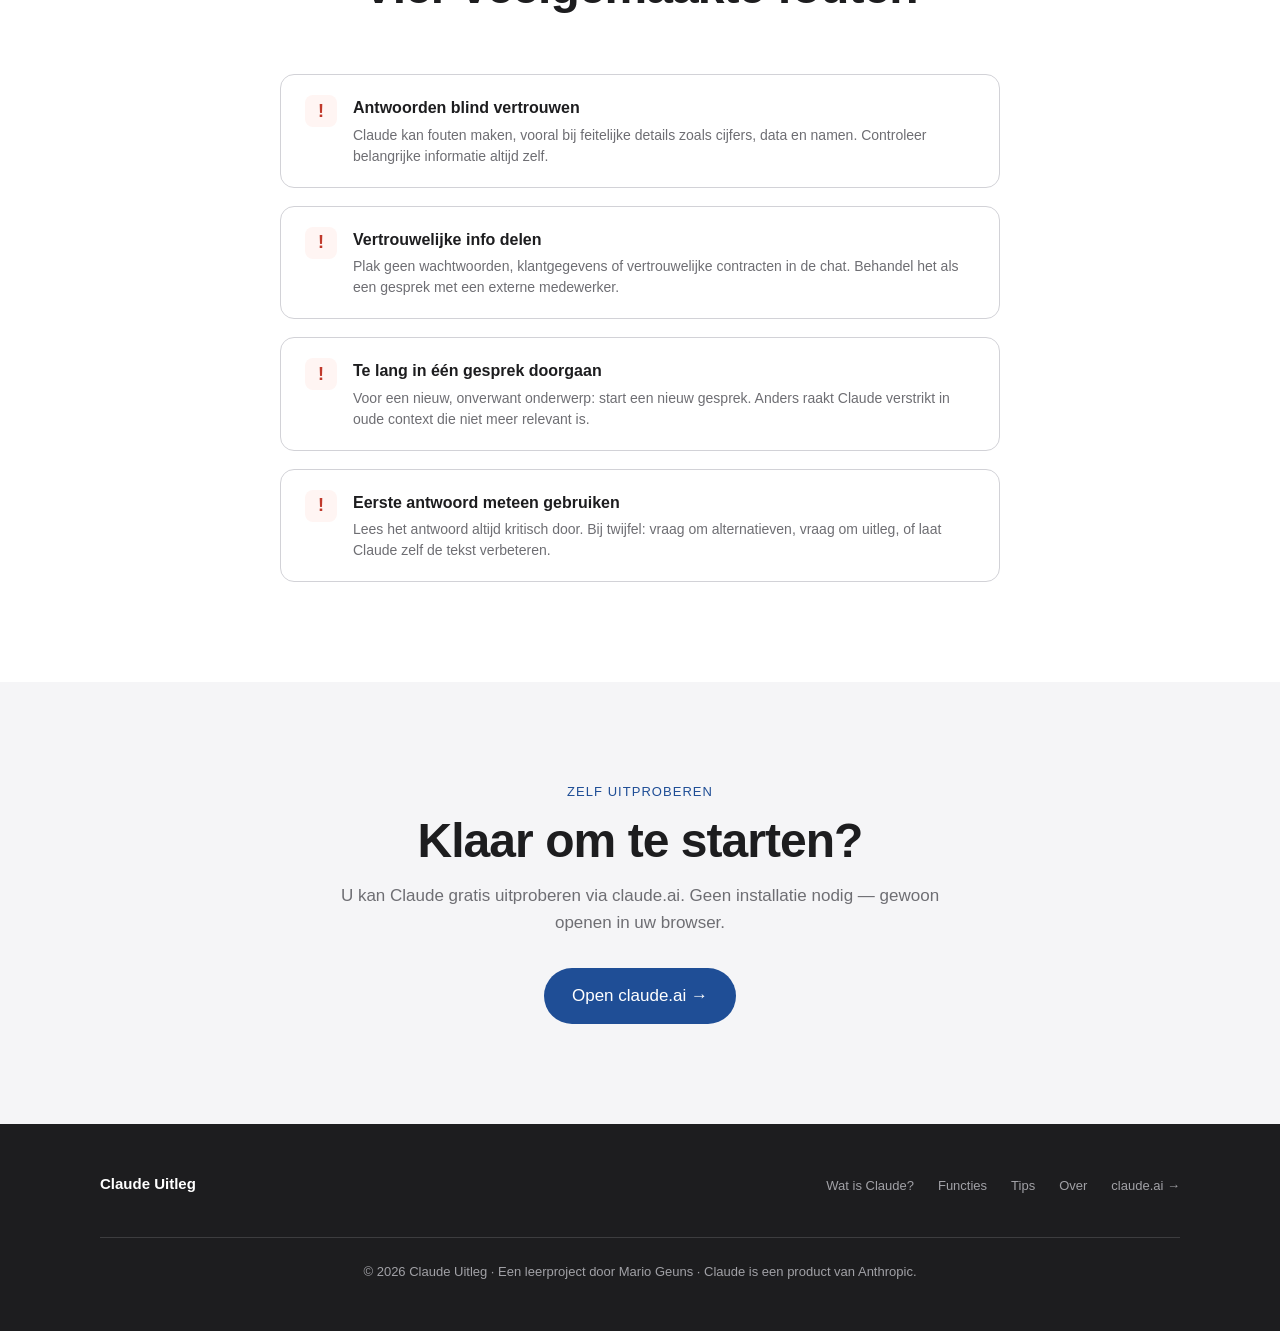
<file: tips.html>
<!DOCTYPE html>
<html lang="nl">
<head>
  <meta charset="UTF-8" />
  <meta name="viewport" content="width=device-width, initial-scale=1.0" />
  <title>Tips — Claude Uitleg</title>
  <meta name="description" content="Praktische tips om beter te werken met Claude. Hoe stel je een goede vraag, hoe vermijd je vage antwoorden, en welke fouten worden vaak gemaakt?" />
  <link rel="stylesheet" href="css/styles.css" />
  <style>
    /* Tips-pagina specifieke stijl */
    .tip-row {
      display: grid;
      grid-template-columns: 80px 1fr;
      gap: 28px;
      align-items: start;
      padding: 36px 0;
      border-bottom: 1px solid var(--border);
    }

    .tip-row:last-child { border-bottom: none; }

    .tip-number {
      font-size: 48px;
      font-weight: 700;
      color: var(--accent);
      letter-spacing: -0.03em;
      line-height: 1;
    }

    .tip-content h3 {
      font-size: 24px;
      font-weight: 600;
      letter-spacing: -0.01em;
      margin-bottom: 10px;
    }

    .tip-content p {
      font-size: 17px;
      color: var(--grey);
      line-height: 1.6;
    }

    /* Voor / na vergelijking */
    .compare-grid {
      display: grid;
      grid-template-columns: 1fr 1fr;
      gap: 24px;
      max-width: 960px;
      margin: 0 auto;
    }

    .compare-card {
      border-radius: var(--radius);
      padding: 28px 32px;
      display: flex;
      flex-direction: column;
      gap: 12px;
    }

    .compare-card.bad {
      background: #fff5f3;
      border: 1.5px solid #f5d0c8;
    }

    .compare-card.good {
      background: #f0f9f4;
      border: 1.5px solid #c8e8d4;
    }

    .compare-label {
      font-size: 12px;
      font-weight: 600;
      letter-spacing: 0.08em;
      text-transform: uppercase;
    }

    .compare-card.bad .compare-label { color: #c0392b; }
    .compare-card.good .compare-label { color: #1e8a4c; }

    .compare-card h4 {
      font-size: 18px;
      font-weight: 600;
      line-height: 1.3;
    }

    .compare-card p {
      font-size: 15px;
      color: var(--black);
      line-height: 1.55;
      font-style: italic;
    }

    .compare-card .why {
      font-size: 13px;
      color: var(--grey);
      font-style: normal;
      margin-top: 4px;
      padding-top: 12px;
      border-top: 1px dashed rgba(0,0,0,0.1);
    }

    /* Veelgemaakte fouten */
    .mistakes-list {
      max-width: 720px;
      margin: 0 auto;
      display: flex;
      flex-direction: column;
      gap: 18px;
    }

    .mistake-item {
      display: flex;
      gap: 16px;
      align-items: flex-start;
      padding: 20px 24px;
      background: var(--white);
      border-radius: 14px;
      border: 1px solid var(--border);
    }

    .mistake-icon {
      flex-shrink: 0;
      width: 32px;
      height: 32px;
      border-radius: 8px;
      background: #fff5f3;
      color: #c0392b;
      display: flex;
      align-items: center;
      justify-content: center;
      font-weight: 700;
      font-size: 18px;
    }

    .mistake-item div h4 {
      font-size: 16px;
      font-weight: 600;
      margin-bottom: 4px;
    }

    .mistake-item div p {
      font-size: 14px;
      color: var(--grey);
      line-height: 1.5;
    }

    @media (max-width: 768px) {
      .tip-row { grid-template-columns: 1fr; gap: 12px; }
      .tip-number { font-size: 32px; }
      .compare-grid { grid-template-columns: 1fr; }
    }
  </style>
</head>
<body>

<!-- ── NAVBAR ── -->
<nav>
  <a href="index.html" class="nav-logo">
    <span class="nav-logo-dot"></span>
    <span>Claude Uitleg</span>
  </a>
  <ul class="nav-links">
    <li><a href="index.html">Wat is Claude?</a></li>
    <li><a href="functies.html">Functies</a></li>
    <li><a href="tips.html" class="active">Tips</a></li>
    <li><a href="contact.html">Over</a></li>
  </ul>
  <a href="https://claude.ai" target="_blank" rel="noopener" class="nav-cta">Probeer Claude</a>
  <button class="nav-hamburger" onclick="toggleMenu()" aria-label="Menu">
    <span></span><span></span><span></span>
  </button>
</nav>

<div class="mobile-menu" id="mobileMenu">
  <a href="index.html" onclick="toggleMenu()">Wat is Claude?</a>
  <a href="functies.html" onclick="toggleMenu()">Functies</a>
  <a href="tips.html" onclick="toggleMenu()">Tips</a>
  <a href="contact.html" onclick="toggleMenu()">Over</a>
  <a href="https://claude.ai" target="_blank" rel="noopener">Probeer Claude →</a>
</div>

<!-- ── HERO ── -->
<section class="hero">
  <p class="hero-eyebrow">Werken met Claude</p>
  <h1>De juiste vraag.<br>Het beste antwoord.</h1>
  <p>Goede output begint met een goede vraag. Zes tips waarmee u meteen betere resultaten haalt uit Claude.</p>
  <div class="hero-actions">
    <a href="#tips" class="btn-primary">Bekijk de tips</a>
    <a href="#fouten" class="btn-secondary">Veelgemaakte fouten</a>
  </div>
</section>

<!-- ── 6 TIPS ── -->
<section id="tips">
  <div class="section-inner">
    <div class="section-header fade-up">
      <p class="section-eyebrow">Zes praktische tips</p>
      <h2 class="section-title">Beter werken met Claude</h2>
    </div>

    <div style="max-width: 820px; margin: 0 auto;">

      <div class="tip-row fade-up">
        <div class="tip-number">01</div>
        <div class="tip-content">
          <h3>Wees specifiek</h3>
          <p>Hoe meer context u geeft, hoe beter het antwoord. Vermeld het doel, de doelgroep, de gewenste lengte en de toon. "Schrijf een korte LinkedIn-post (max 100 woorden) voor IT-professionals over onze nieuwe laptopservice" werkt beter dan "schrijf een post".</p>
        </div>
      </div>

      <div class="tip-row fade-up">
        <div class="tip-number">02</div>
        <div class="tip-content">
          <h3>Geef een voorbeeld</h3>
          <p>Eén voorbeeld zegt meer dan duizend instructies. Plak een eerdere e-mail die u goed vond — Claude pikt de stijl op en gebruikt diezelfde toon voor uw nieuwe vraag.</p>
        </div>
      </div>

      <div class="tip-row fade-up">
        <div class="tip-number">03</div>
        <div class="tip-content">
          <h3>Vraag door</h3>
          <p>Niet tevreden met het eerste antwoord? Zeg gewoon "korter", "informeler", "vooral focussen op de prijs". Claude past meteen aan zonder dat u alles opnieuw moet uitleggen.</p>
        </div>
      </div>

      <div class="tip-row fade-up">
        <div class="tip-number">04</div>
        <div class="tip-content">
          <h3>Geef Claude een rol</h3>
          <p>"Doe alsof u een ervaren boekhouder bent en check deze factuur" levert scherpere feedback dan "wat denkt u hiervan". Een duidelijke rol focust het antwoord.</p>
        </div>
      </div>

      <div class="tip-row fade-up">
        <div class="tip-number">05</div>
        <div class="tip-content">
          <h3>Vraag om een specifiek format</h3>
          <p>"Geef het antwoord als een tabel met drie kolommen" of "maak er een opsommingslijst van" — dan krijgt u meteen iets bruikbaars in plaats van een lap tekst.</p>
        </div>
      </div>

      <div class="tip-row fade-up">
        <div class="tip-number">06</div>
        <div class="tip-content">
          <h3>Splits grote taken op</h3>
          <p>Een hele website laten schrijven in één keer geeft middelmatige resultaten. Werk per pagina: eerst structuur, dan teksten per sectie, dan verfijnen. Net zoals u dit project ook stap voor stap aanpakt.</p>
        </div>
      </div>

    </div>
  </div>
</section>

<!-- ── VOOR/NA VERGELIJKING ── -->
<section style="background: var(--light);">
  <div class="section-inner">
    <div class="section-header fade-up">
      <p class="section-eyebrow">Voor &amp; na</p>
      <h2 class="section-title">Zo merkt u het verschil</h2>
      <p class="section-sub">Dezelfde behoefte, twee vragen. Welk antwoord zou u liever krijgen?</p>
    </div>

    <div class="compare-grid fade-up">
      <div class="compare-card bad">
        <span class="compare-label">✗ Vage vraag</span>
        <h4>"Schrijf iets over onze winkel"</h4>
        <p>"Welkom bij onze winkel. Wij verkopen producten van goede kwaliteit aan een eerlijke prijs..."</p>
        <p class="why">Te algemeen. Claude weet niet wie u bent, wie de tekst moet lezen, of hoe lang het moet zijn.</p>
      </div>

      <div class="compare-card good">
        <span class="compare-label">✓ Specifieke vraag</span>
        <h4>"Schrijf een korte intro (3 zinnen) voor de homepage van Geuns Computers, een IT-winkel in Geel. Toon: vriendelijk en deskundig. Doelgroep: particulieren én bedrijven."</h4>
        <p>"Bij Geuns Computers in Geel vindt u alles wat u nodig heeft op IT-vlak — van laptops tot netwerkapparatuur. Of u nu particulier bent of voor uw bedrijf zoekt: ons team helpt u graag aan het juiste materiaal. Kom langs of bel ons voor persoonlijk advies."</p>
        <p class="why">Specifiek, met rol/context. Claude weet wat te schrijven en voor wie.</p>
      </div>
    </div>
  </div>
</section>

<!-- ── VEELGEMAAKTE FOUTEN ── -->
<section id="fouten">
  <div class="section-inner">
    <div class="section-header fade-up">
      <p class="section-eyebrow">Wat u beter vermijdt</p>
      <h2 class="section-title">Vier veelgemaakte fouten</h2>
    </div>

    <div class="mistakes-list">

      <div class="mistake-item fade-up">
        <div class="mistake-icon">!</div>
        <div>
          <h4>Antwoorden blind vertrouwen</h4>
          <p>Claude kan fouten maken, vooral bij feitelijke details zoals cijfers, data en namen. Controleer belangrijke informatie altijd zelf.</p>
        </div>
      </div>

      <div class="mistake-item fade-up">
        <div class="mistake-icon">!</div>
        <div>
          <h4>Vertrouwelijke info delen</h4>
          <p>Plak geen wachtwoorden, klantgegevens of vertrouwelijke contracten in de chat. Behandel het als een gesprek met een externe medewerker.</p>
        </div>
      </div>

      <div class="mistake-item fade-up">
        <div class="mistake-icon">!</div>
        <div>
          <h4>Te lang in één gesprek doorgaan</h4>
          <p>Voor een nieuw, onverwant onderwerp: start een nieuw gesprek. Anders raakt Claude verstrikt in oude context die niet meer relevant is.</p>
        </div>
      </div>

      <div class="mistake-item fade-up">
        <div class="mistake-icon">!</div>
        <div>
          <h4>Eerste antwoord meteen gebruiken</h4>
          <p>Lees het antwoord altijd kritisch door. Bij twijfel: vraag om alternatieven, vraag om uitleg, of laat Claude zelf de tekst verbeteren.</p>
        </div>
      </div>

    </div>
  </div>
</section>

<!-- ── CTA ── -->
<section style="background: var(--light);">
  <div class="section-inner" style="text-align: center;">
    <div class="fade-up">
      <p class="section-eyebrow">Zelf uitproberen</p>
      <h2 class="section-title">Klaar om te starten?</h2>
      <p class="section-sub">U kan Claude gratis uitproberen via claude.ai. Geen installatie nodig — gewoon openen in uw browser.</p>
      <div style="margin-top: 32px;">
        <a href="https://claude.ai" target="_blank" rel="noopener" class="btn-primary">Open claude.ai →</a>
      </div>
    </div>
  </div>
</section>

<!-- ── FOOTER ── -->
<footer>
  <div class="footer-inner">
    <span class="footer-logo">Claude Uitleg</span>
    <ul class="footer-links">
      <li><a href="index.html">Wat is Claude?</a></li>
      <li><a href="functies.html">Functies</a></li>
      <li><a href="tips.html">Tips</a></li>
      <li><a href="contact.html">Over</a></li>
      <li><a href="https://claude.ai" target="_blank" rel="noopener">claude.ai →</a></li>
    </ul>
    <p class="footer-copy">© 2026 Claude Uitleg · Een leerproject door Mario Geuns · Claude is een product van Anthropic.</p>
  </div>
</footer>

<script src="js/main.js"></script>
</body>
</html>
</file>
<file: css/styles.css>
/* ============================================
   Claude Uitleg — Gedeelde stijlen
   Apple-look: wit, minimalistisch, grote typografie
   ============================================ */

*, *::before, *::after {
  box-sizing: border-box;
  margin: 0;
  padding: 0;
}

:root {
  --black: #1d1d1f;
  --grey: #6e6e73;
  --light: #f5f5f7;
  --white: #ffffff;
  --accent: #1f4e96;       /* Geuns Computers blauw */
  --accent-hover: #2853a6;
  --accent-light: #e8eef8; /* Lichte tint voor backgrounds */
  --border: #d2d2d7;
  --radius: 18px;
  --nav-height: 52px;
}

html { scroll-behavior: smooth; }

body {
  font-family: -apple-system, BlinkMacSystemFont, "SF Pro Display",
               "Helvetica Neue", Arial, sans-serif;
  color: var(--black);
  background: var(--white);
  -webkit-font-smoothing: antialiased;
  line-height: 1.6;
}

a { color: inherit; text-decoration: none; }

/* ── NAVBAR ── */
nav {
  position: fixed;
  top: 0; left: 0; right: 0;
  height: var(--nav-height);
  background: rgba(255,255,255,0.85);
  backdrop-filter: blur(20px);
  -webkit-backdrop-filter: blur(20px);
  border-bottom: 1px solid rgba(0,0,0,0.08);
  z-index: 1000;
  display: flex;
  align-items: center;
  justify-content: space-between;
  padding: 0 24px;
}

.nav-logo {
  font-size: 17px;
  font-weight: 600;
  letter-spacing: -0.3px;
  display: flex;
  align-items: center;
  gap: 8px;
}

.nav-logo-dot {
  width: 10px;
  height: 10px;
  background: var(--accent);
  border-radius: 50%;
  display: inline-block;
}

.nav-links {
  display: flex;
  gap: 32px;
  list-style: none;
}

.nav-links a {
  font-size: 13px;
  opacity: 0.85;
  transition: opacity 0.2s;
}

.nav-links a:hover { opacity: 1; }
.nav-links a.active { opacity: 1; font-weight: 500; }

.nav-cta {
  background: var(--accent);
  color: var(--white);
  font-size: 13px;
  font-weight: 500;
  padding: 7px 16px;
  border-radius: 980px;
  transition: background 0.2s;
}

.nav-cta:hover { background: var(--accent-hover); }

/* ── HAMBURGER (mobile) ── */
.nav-hamburger {
  display: none;
  flex-direction: column;
  gap: 5px;
  cursor: pointer;
  background: none;
  border: none;
  padding: 4px;
}

.nav-hamburger span {
  display: block;
  width: 22px;
  height: 2px;
  background: var(--black);
  border-radius: 2px;
  transition: all 0.3s;
}

.mobile-menu {
  display: none;
  position: fixed;
  top: var(--nav-height);
  left: 0; right: 0;
  background: rgba(255,255,255,0.97);
  backdrop-filter: blur(20px);
  -webkit-backdrop-filter: blur(20px);
  border-bottom: 1px solid var(--border);
  z-index: 999;
  flex-direction: column;
  padding: 20px 24px;
  gap: 20px;
}

.mobile-menu.open { display: flex; }

.mobile-menu a {
  font-size: 17px;
  font-weight: 500;
  padding: 8px 0;
  border-bottom: 1px solid var(--border);
}

.mobile-menu a:last-child {
  border-bottom: none;
  color: var(--accent);
}

/* ── HERO ── */
.hero {
  min-height: 92vh;
  background: var(--light);
  display: flex;
  flex-direction: column;
  align-items: center;
  justify-content: center;
  text-align: center;
  padding: calc(var(--nav-height) + 60px) 24px 80px;
  position: relative;
  overflow: hidden;
}

.hero::before {
  content: '';
  position: absolute;
  width: 700px; height: 700px;
  border-radius: 50%;
  background: radial-gradient(circle, rgba(31,78,150,0.12) 0%, transparent 70%);
  top: 50%; left: 50%;
  transform: translate(-50%, -50%);
  pointer-events: none;
}

.hero-eyebrow {
  position: relative;
  font-size: 13px;
  font-weight: 500;
  color: var(--accent);
  letter-spacing: 0.08em;
  text-transform: uppercase;
  margin-bottom: 16px;
}

.hero h1 {
  position: relative;
  font-size: clamp(40px, 6vw, 72px);
  font-weight: 700;
  line-height: 1.07;
  letter-spacing: -0.03em;
  max-width: 820px;
  margin-bottom: 20px;
}

.hero p {
  position: relative;
  font-size: clamp(17px, 2vw, 21px);
  color: var(--grey);
  max-width: 600px;
  margin-bottom: 40px;
}

.hero-actions {
  position: relative;
  display: flex;
  gap: 16px;
  flex-wrap: wrap;
  justify-content: center;
}

/* ── BUTTONS ── */
.btn-primary, .btn-secondary {
  font-size: 17px;
  font-weight: 500;
  padding: 14px 28px;
  border-radius: 980px;
  transition: background 0.2s, transform 0.15s, color 0.2s;
  display: inline-block;
  cursor: pointer;
  border: none;
}

.btn-primary {
  background: var(--accent);
  color: var(--white);
}

.btn-primary:hover {
  background: var(--accent-hover);
  transform: scale(1.02);
}

.btn-secondary {
  background: transparent;
  color: var(--accent);
  border: 1.5px solid var(--accent);
}

.btn-secondary:hover {
  background: var(--accent);
  color: var(--white);
  transform: scale(1.02);
}

/* ── SECTIONS ── */
section { padding: 100px 24px; }

.section-inner {
  max-width: 1080px;
  margin: 0 auto;
}

.section-header {
  text-align: center;
  margin-bottom: 60px;
}

.section-eyebrow {
  font-size: 13px;
  font-weight: 500;
  color: var(--accent);
  letter-spacing: 0.08em;
  text-transform: uppercase;
  margin-bottom: 12px;
}

.section-title {
  font-size: clamp(32px, 4vw, 48px);
  font-weight: 600;
  letter-spacing: -0.02em;
  line-height: 1.1;
}

.section-sub {
  margin-top: 14px;
  font-size: 17px;
  color: var(--grey);
  max-width: 600px;
  margin-left: auto;
  margin-right: auto;
}

/* ── PROSE (lange tekst) ── */
.prose {
  max-width: 720px;
  margin: 0 auto;
}

.prose p {
  font-size: 19px;
  color: var(--black);
  margin-bottom: 24px;
  line-height: 1.7;
}

.prose p.lead {
  font-size: 22px;
  color: var(--grey);
  line-height: 1.6;
}

/* ── CARDS ── */
.cards-grid {
  display: grid;
  grid-template-columns: repeat(auto-fit, minmax(260px, 1fr));
  gap: 20px;
}

.card {
  background: var(--light);
  border-radius: var(--radius);
  padding: 32px 28px;
  display: flex;
  flex-direction: column;
  gap: 14px;
  transition: transform 0.25s ease, box-shadow 0.25s ease;
}

.card:hover {
  transform: translateY(-4px);
  box-shadow: 0 10px 30px rgba(0,0,0,0.08);
}

.card-icon {
  width: 48px;
  height: 48px;
  background: var(--white);
  border-radius: 12px;
  display: flex;
  align-items: center;
  justify-content: center;
  box-shadow: 0 1px 6px rgba(0,0,0,0.08);
}

.card-icon svg {
  width: 26px;
  height: 26px;
  color: var(--accent);
}

.card h3 {
  font-size: 19px;
  font-weight: 600;
}

.card p {
  font-size: 15px;
  color: var(--grey);
  line-height: 1.55;
}

/* ── FOOTER ── */
footer {
  background: var(--black);
  color: #a1a1a6;
  padding: 48px 24px;
}

.footer-inner {
  max-width: 1080px;
  margin: 0 auto;
  display: flex;
  justify-content: space-between;
  align-items: center;
  flex-wrap: wrap;
  gap: 16px;
}

.footer-logo {
  font-size: 15px;
  font-weight: 600;
  color: var(--white);
}

.footer-links {
  display: flex;
  gap: 24px;
  list-style: none;
  flex-wrap: wrap;
}

.footer-links a {
  font-size: 13px;
  color: #a1a1a6;
  transition: color 0.2s;
}

.footer-links a:hover { color: var(--white); }

.footer-copy {
  font-size: 13px;
  width: 100%;
  text-align: center;
  border-top: 1px solid #3d3d3f;
  margin-top: 24px;
  padding-top: 24px;
}

/* ── SCROLL ANIMATIE ── */
.fade-up {
  opacity: 0;
  transform: translateY(30px);
  transition: opacity 0.6s ease, transform 0.6s ease;
}

.fade-up.visible {
  opacity: 1;
  transform: none;
}

/* ── RESPONSIVE ── */
@media (max-width: 768px) {
  .nav-links { display: none; }
  .nav-hamburger { display: flex; }
  section { padding: 72px 20px; }
  .footer-inner { flex-direction: column; align-items: flex-start; }
  .hero h1 { font-size: 38px; }
}
</file>
